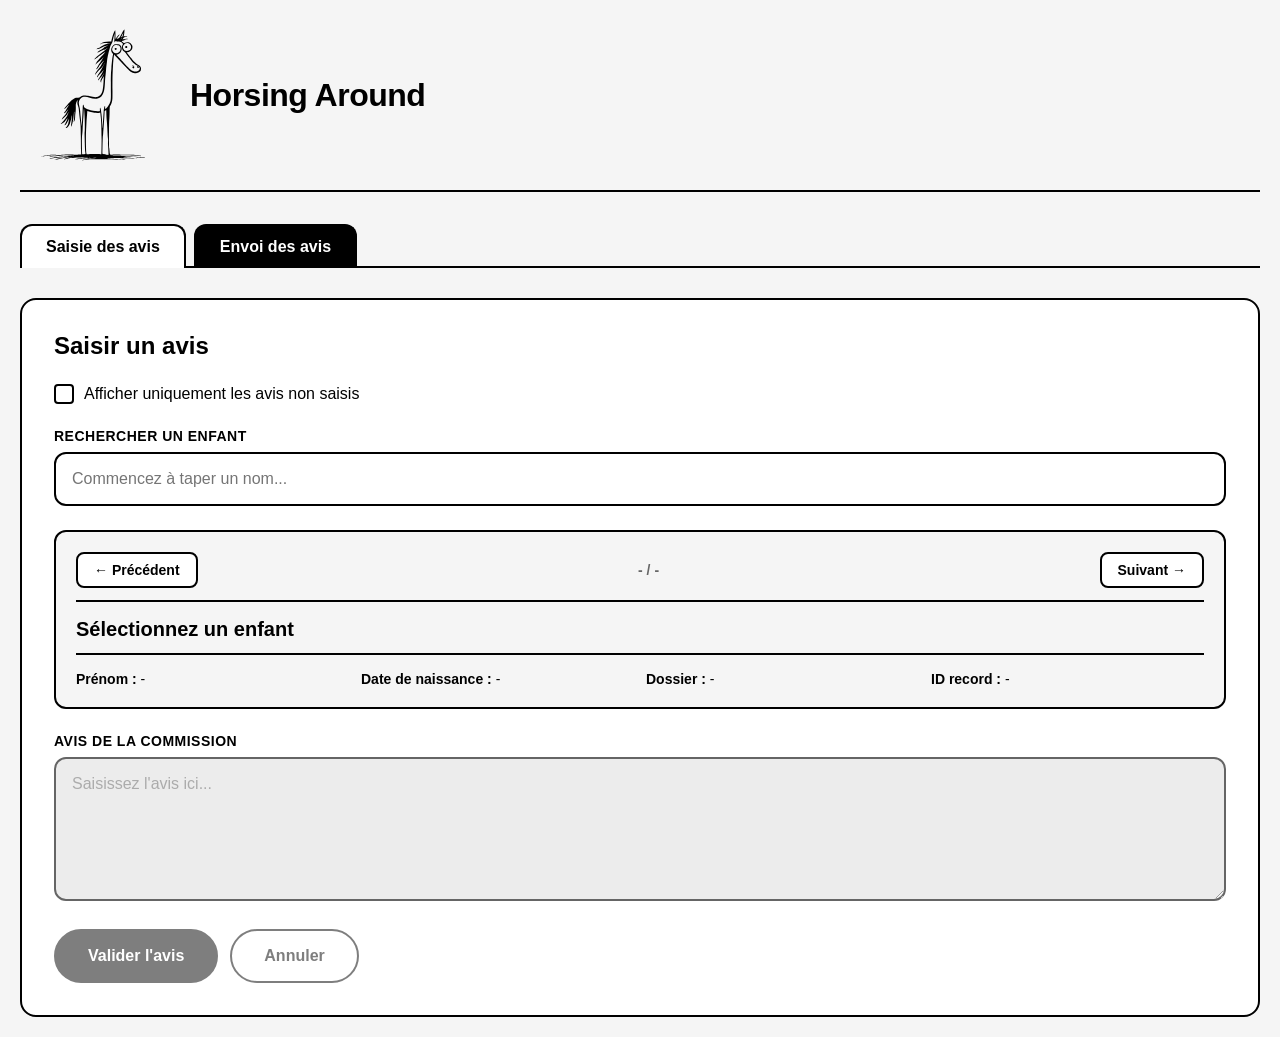
<file: index.html>
<!doctype html>
<html lang="fr">
  <head>
    <meta charset="UTF-8" />
    <meta name="viewport" content="width=device-width, initial-scale=1.0" />
    <title>Horsing Around - Gestion des avis</title>
    <link rel="stylesheet" href="style.css" />
  </head>
  <body>
    <div class="container">
      <!-- Header -->
      <header class="header">
        <div class="logo">
          <img src="horse.svg" alt="Logo" />
        </div>
        <h1 class="title">Horsing Around</h1>
      </header>

      <!-- Tabs Navigation -->
      <div class="tabs-nav">
        <button class="tab-btn active" data-tab="saisie">
          Saisie des avis
        </button>
        <button class="tab-btn" data-tab="envoi">
          Envoi des avis
        </button>
      </div>

      <!-- Tab 1: Saisie des avis -->
      <div class="tab-content active" id="tab-saisie">
        <div class="saisie-section">
          <h2 class="section-title">Saisir un avis</h2>

          <!-- Checkbox: Avis non saisis uniquement -->
          <div class="filter-checkbox">
            <label>
              <input type="checkbox" id="filter-non-saisis" />
              <span>Afficher uniquement les avis non saisis</span>
            </label>
          </div>

          <!-- Autocomplete Search -->
          <div class="search-container">
            <label for="search-nom">Rechercher un enfant</label>
            <input
              type="text"
              id="search-nom"
              placeholder="Commencez à taper un nom..."
              autocomplete="off"
            />
            <div id="autocomplete-list" class="autocomplete-list hidden"></div>
          </div>

          <!-- Search Results Counter -->
          <div id="search-counter" class="search-counter hidden">
            <span id="counter-text">0 résultat(s)</span>
          </div>

          <!-- Selected Info - Navigation -->
          <div id="selected-info" class="selected-info">
            <div class="info-card">
              <div class="info-navigation">
                <button id="prev-btn" class="nav-arrow" title="Précédent">
                  ← Précédent
                </button>
                <span id="nav-counter" class="nav-counter">- / -</span>
                <button id="next-btn" class="nav-arrow" title="Suivant">
                  Suivant →
                </button>
              </div>
              <h3 id="selected-name">Sélectionnez un enfant</h3>
              <div class="info-details">
                <p><strong>Prénom :</strong> <span id="selected-prenom">-</span></p>
                <p><strong>Date de naissance :</strong> <span id="selected-naissance">-</span></p>
                <p><strong>Dossier :</strong> <span id="selected-dossier">-</span></p>
                <p><strong>ID record :</strong> <span id="selected-record-id">-</span></p>
              </div>
            </div>
          </div>

          <!-- Avis Input -->
          <div class="avis-input-container">
            <label for="avis-text">Avis de la commission</label>
            <textarea
              id="avis-text"
              placeholder="Saisissez l'avis ici..."
              rows="6"
              disabled
            ></textarea>
          </div>

          <!-- Submit Button -->
          <div class="actions-buttons">
            <button id="valider-btn" class="btn btn-primary" disabled>
              Valider l'avis
            </button>
            <button id="clear-btn" class="btn btn-secondary" disabled>
              Annuler
            </button>
          </div>

          <!-- Status Message for Saisie -->
          <div id="status-message-saisie" class="status-message hidden"></div>
        </div>
      </div>

      <!-- Tab 2: Envoi des avis (original dashboard) -->
      <div class="tab-content" id="tab-envoi">
        <!-- Stats Grid -->
        <div class="stats-grid">
          <!-- Card 1: Total -->
          <div class="stat-card">
            <div class="stat-header">
              <svg
                class="stat-icon"
                width="24"
                height="24"
                viewBox="0 0 24 24"
                fill="none"
                stroke="currentColor"
                stroke-width="2"
              >
                <polyline points="22 12 18 12 15 21 9 3 6 12 2 12"></polyline>
              </svg>
              <span class="stat-label">TOTAL</span>
            </div>
            <div class="stat-value" id="total-value">-</div>
            <div class="stat-subtitle">Lignes</div>
          </div>

          <!-- Card 2: À synchroniser -->
          <div class="stat-card stat-card-accent">
            <div class="stat-header">
              <svg
                class="stat-icon"
                width="24"
                height="24"
                viewBox="0 0 24 24"
                fill="none"
                stroke="currentColor"
                stroke-width="2"
              >
                <circle cx="12" cy="12" r="10"></circle>
                <polyline points="12 6 12 12 16 14"></polyline>
              </svg>
              <span class="stat-label">À SYNCHRONISER</span>
            </div>
            <div class="stat-value" id="pending-value">-</div>
            <div class="stat-subtitle">En attente</div>
          </div>

          <!-- Card 3: Succès -->
          <div class="stat-card">
            <div class="stat-header">
              <svg
                class="stat-icon"
                width="24"
                height="24"
                viewBox="0 0 24 24"
                fill="none"
                stroke="currentColor"
                stroke-width="2"
              >
                <path d="M22 11.08V12a10 10 0 1 1-5.93-9.14"></path>
                <polyline points="22 4 12 14.01 9 11.01"></polyline>
              </svg>
              <span class="stat-label">SUCCÈS</span>
            </div>
            <div class="stat-value" id="success-value">-</div>
            <div class="stat-subtitle">Traités</div>
          </div>

          <!-- Card 4: Échec -->
          <div class="stat-card">
            <div class="stat-header">
              <svg
                class="stat-icon"
                width="24"
                height="24"
                viewBox="0 0 24 24"
                fill="none"
                stroke="currentColor"
                stroke-width="2"
              >
                <circle cx="12" cy="12" r="10"></circle>
                <line x1="15" y1="9" x2="9" y2="15"></line>
                <line x1="9" y1="9" x2="15" y2="15"></line>
              </svg>
              <span class="stat-label">ÉCHEC</span>
            </div>
            <div class="stat-value" id="error-value">-</div>
            <div class="stat-subtitle">Erreurs</div>
          </div>

          <!-- Card 5: Avis Saisis -->
          <div class="stat-card">
            <div class="stat-header">
              <svg
                class="stat-icon"
                width="24"
                height="24"
                viewBox="0 0 24 24"
                fill="none"
                stroke="currentColor"
                stroke-width="2"
              >
                <path
                  d="M17 3a2.828 2.828 0 1 1 4 4L7.5 20.5 2 22l1.5-5.5L17 3z"
                ></path>
              </svg>
              <span class="stat-label">AVIS SAISIS</span>
            </div>
            <div class="stat-value" id="avis-value">- / -</div>
            <div class="stat-subtitle">Complétés</div>
          </div>
        </div>

        <!-- Actions Section -->
        <div class="actions-section">
          <h2 class="actions-title">Actions</h2>
          <div class="actions-buttons">
            <button id="launch-btn" class="btn btn-primary">
              Lancer le traitement
            </button>
            <button id="refresh-btn" class="btn btn-secondary">
              ↻ Rafraîchir
            </button>
          </div>
        </div>

        <!-- Status Message -->
        <div id="status-message" class="status-message hidden"></div>

        <!-- Progress Bar -->
        <div id="progress-container" class="progress-container hidden">
          <div class="progress-bar">
            <div id="progress-fill" class="progress-fill"></div>
          </div>
          <div id="progress-text" class="progress-text">
            Traitement en cours...
          </div>
        </div>
      </div>
    </div>

    <script src="https://docs.getgrist.com/grist-plugin-api.js"></script>
    <script src="script.js"></script>
  </body>
</html>
</file>
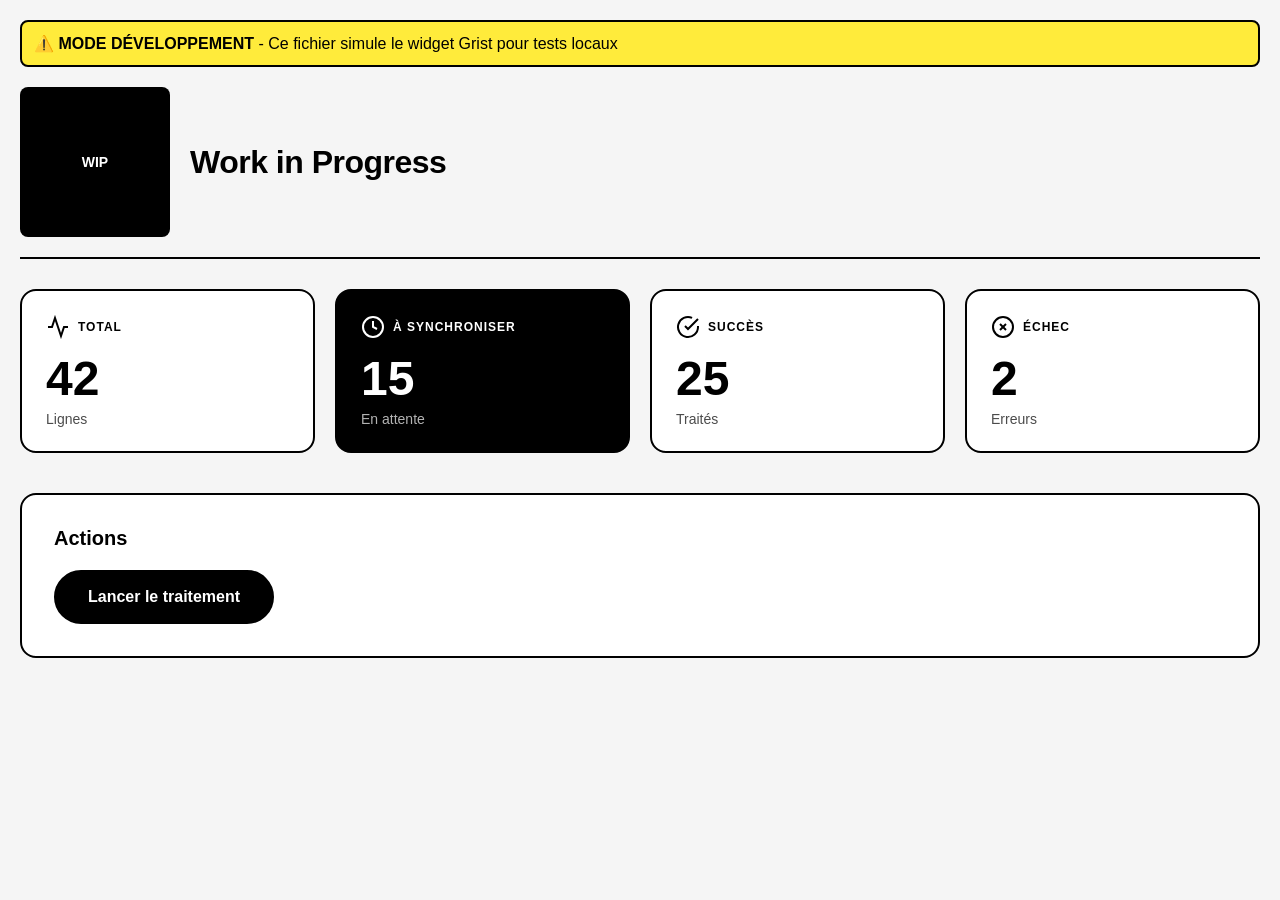
<file: dev.html>
<!doctype html>
<html lang="fr">
  <head>
    <meta charset="UTF-8" />
    <meta name="viewport" content="width=device-width, initial-scale=1.0" />
    <title>Widget DS - Mode Développement</title>
    <link rel="stylesheet" href="style.css" />
  </head>
  <body>
    <div class="container">
      <div
        style="
          background: #ffeb3b;
          padding: 12px;
          border-radius: 8px;
          margin-bottom: 20px;
          border: 2px solid #000;
        "
      >
        <strong>⚠️ MODE DÉVELOPPEMENT</strong> - Ce fichier simule le widget
        Grist pour tests locaux
      </div>

      <!-- Header -->
      <header class="header">
        <div class="logo">
          <!-- # LOGO ICI : Remplacer le div.logo-placeholder par ton logo SVG ou image -->
          <div class="logo-placeholder">WIP</div>
        </div>
        <h1 class="title">Work in Progress</h1>
      </header>

      <!-- Stats Grid -->
      <div class="stats-grid">
        <!-- Card 1: Total -->
        <div class="stat-card">
          <div class="stat-header">
            <svg
              class="stat-icon"
              width="24"
              height="24"
              viewBox="0 0 24 24"
              fill="none"
              stroke="currentColor"
              stroke-width="2"
            >
              <polyline points="22 12 18 12 15 21 9 3 6 12 2 12"></polyline>
            </svg>
            <span class="stat-label">TOTAL</span>
          </div>
          <div class="stat-value" id="total-value">42</div>
          <div class="stat-subtitle">Lignes</div>
        </div>

        <!-- Card 2: À synchroniser (ACCENT CARD) -->
        <div class="stat-card stat-card-accent">
          <div class="stat-header">
            <svg
              class="stat-icon"
              width="24"
              height="24"
              viewBox="0 0 24 24"
              fill="none"
              stroke="currentColor"
              stroke-width="2"
            >
              <circle cx="12" cy="12" r="10"></circle>
              <polyline points="12 6 12 12 16 14"></polyline>
            </svg>
            <span class="stat-label">À SYNCHRONISER</span>
          </div>
          <div class="stat-value" id="pending-value">15</div>
          <div class="stat-subtitle">En attente</div>
        </div>

        <!-- Card 3: Succès -->
        <div class="stat-card">
          <div class="stat-header">
            <svg
              class="stat-icon"
              width="24"
              height="24"
              viewBox="0 0 24 24"
              fill="none"
              stroke="currentColor"
              stroke-width="2"
            >
              <path d="M22 11.08V12a10 10 0 1 1-5.93-9.14"></path>
              <polyline points="22 4 12 14.01 9 11.01"></polyline>
            </svg>
            <span class="stat-label">SUCCÈS</span>
          </div>
          <div class="stat-value" id="success-value">25</div>
          <div class="stat-subtitle">Traités</div>
        </div>

        <!-- Card 4: Échec -->
        <div class="stat-card">
          <div class="stat-header">
            <svg
              class="stat-icon"
              width="24"
              height="24"
              viewBox="0 0 24 24"
              fill="none"
              stroke="currentColor"
              stroke-width="2"
            >
              <circle cx="12" cy="12" r="10"></circle>
              <line x1="15" y1="9" x2="9" y2="15"></line>
              <line x1="9" y1="9" x2="15" y2="15"></line>
            </svg>
            <span class="stat-label">ÉCHEC</span>
          </div>
          <div class="stat-value" id="error-value">2</div>
          <div class="stat-subtitle">Erreurs</div>
        </div>
      </div>

      <!-- Actions Section -->
      <div class="actions-section">
        <h2 class="actions-title">Actions</h2>
        <div class="actions-buttons">
          <button id="launch-btn" class="btn btn-primary">
            Lancer le traitement
          </button>
        </div>
      </div>

      <!-- Status Message -->
      <div id="status-message" class="status-message hidden"></div>

      <!-- Progress Bar -->
      <div id="progress-container" class="progress-container hidden">
        <div class="progress-bar">
          <div id="progress-fill" class="progress-fill"></div>
        </div>
        <div id="progress-text" class="progress-text">
          Traitement en cours...
        </div>
      </div>
    </div>

    <script>
      // Script de dev simplifié pour tester l'UI
      document
        .getElementById("launch-btn")
        .addEventListener("click", async () => {
          const btn = document.getElementById("launch-btn");
          const statusEl = document.getElementById("status-message");
          const progressContainer =
            document.getElementById("progress-container");
          const progressFill = document.getElementById("progress-fill");
          const progressText = document.getElementById("progress-text");

          // Désactiver le bouton
          btn.disabled = true;
          btn.textContent = "Traitement en cours...";

          // Afficher la progress bar
          progressContainer.classList.remove("hidden");

          // Afficher status
          statusEl.textContent = "Démarrage du traitement...";
          statusEl.className = "status-message info";
          statusEl.classList.remove("hidden");

          // Simuler une progression
          for (let i = 0; i <= 100; i += 10) {
            await new Promise((resolve) => setTimeout(resolve, 300));
            progressFill.style.width = i + "%";
            progressText.textContent = `Traitement en cours... ${i}%`;
          }

          // Simuler succès
          await new Promise((resolve) => setTimeout(resolve, 500));
          statusEl.textContent =
            "✅ Traitement terminé ! 15 ligne(s) traitée(s)";
          statusEl.className = "status-message success";

          // Mettre à jour les stats
          document.getElementById("pending-value").textContent = "0";
          document.getElementById("success-value").textContent = "40";

          // Masquer la progress bar après 2 secondes
          setTimeout(() => {
            progressContainer.classList.add("hidden");
            btn.disabled = false;
            btn.textContent = "Lancer le traitement";
          }, 2000);
        });
    </script>
  </body>
</html>
</file>
<file: style.css>
/* Reset & Base */
* {
  margin: 0;
  padding: 0;
  box-sizing: border-box;
}

body {
  font-family:
    -apple-system, BlinkMacSystemFont, "Segoe UI", Roboto, Oxygen, Ubuntu,
    Cantarell, sans-serif;
  background-color: #f5f5f5;
  color: #000;
  padding: 20px;
}

.container {
  max-width: 1400px;
  margin: 0 auto;
}

/* Header */
.header {
  display: flex;
  align-items: center;
  gap: 20px;
  margin-bottom: 30px;
  padding-bottom: 20px;
  border-bottom: 2px solid #000;
}

.logo {
  width: 150px;
  height: 150px;
  flex-shrink: 0;
}

.logo img,
.logo svg {
  width: 100%;
  height: 100%;
  object-fit: contain;
}

.logo-placeholder {
  width: 100%;
  height: 100%;
  background-color: #000;
  display: flex;
  align-items: center;
  justify-content: center;
  color: #fff;
  font-weight: bold;
  font-size: 14px;
  border-radius: 8px;
}

.title {
  font-size: 32px;
  font-weight: 700;
  letter-spacing: -0.5px;
}

/* ========== TABS NAVIGATION ========== */
.tabs-nav {
  display: flex;
  gap: 8px;
  margin-bottom: 30px;
  border-bottom: 2px solid #000;
}

.tab-btn {
  padding: 12px 24px;
  font-size: 16px;
  font-weight: 600;
  background-color: #000;
  color: #fff;
  border: 2px solid #000;
  border-bottom: none;
  border-radius: 12px 12px 0 0;
  cursor: pointer;
  transition: all 0.2s ease;
  font-family: inherit;
  position: relative;
  bottom: -2px;
}

.tab-btn:hover {
  background-color: #333;
}

.tab-btn.active {
  background-color: #fff;
  color: #000;
}

/* ========== TAB CONTENT ========== */
.tab-content {
  display: none;
}

.tab-content.active {
  display: block;
}

/* ========== SAISIE TAB STYLES ========== */
.saisie-section {
  background-color: #fff;
  border: 2px solid #000;
  border-radius: 16px;
  padding: 32px;
}

.section-title {
  font-size: 24px;
  font-weight: 700;
  margin-bottom: 24px;
}

/* Filter Checkbox */
.filter-checkbox {
  margin-bottom: 24px;
}

.filter-checkbox label {
  display: flex;
  align-items: center;
  gap: 10px;
  cursor: pointer;
  font-size: 16px;
  font-weight: 500;
}

.filter-checkbox input[type="checkbox"] {
  width: 20px;
  height: 20px;
  cursor: pointer;
  border: 2px solid #000;
  appearance: none;
  -webkit-appearance: none;
  -moz-appearance: none;
  background-color: #fff;
  border-radius: 4px;
  position: relative;
  transition: all 0.2s ease;
}

.filter-checkbox input[type="checkbox"]:checked {
  background-color: #000;
  border-color: #000;
}

.filter-checkbox input[type="checkbox"]:checked::after {
  content: "✓";
  position: absolute;
  top: 50%;
  left: 50%;
  transform: translate(-50%, -50%);
  color: #fff;
  font-size: 14px;
  font-weight: bold;
}

.filter-checkbox input[type="checkbox"]:hover {
  box-shadow: 2px 2px 0 #000;
}

/* Search Container */
.search-container {
  margin-bottom: 24px;
  position: relative;
}

.search-container label {
  display: block;
  font-size: 14px;
  font-weight: 600;
  margin-bottom: 8px;
  text-transform: uppercase;
  letter-spacing: 0.5px;
}

.search-container input[type="text"] {
  width: 100%;
  padding: 16px;
  font-size: 16px;
  border: 2px solid #000;
  border-radius: 12px;
  font-family: inherit;
  transition: all 0.2s ease;
}

.search-container input[type="text"]:focus {
  outline: none;
  box-shadow: 4px 4px 0 #000;
}

/* Search Counter */
.search-counter {
  margin-top: 8px;
  padding: 8px 12px;
  background-color: #f5f5f5;
  border: 1px solid #000;
  border-radius: 8px;
  font-size: 13px;
  font-weight: 600;
  text-align: center;
}

/* Autocomplete List */
.autocomplete-list {
  position: absolute;
  top: 100%;
  left: 0;
  right: 0;
  background-color: #fff;
  border: 2px solid #000;
  border-top: none;
  border-radius: 0 0 12px 12px;
  max-height: 300px;
  overflow-y: auto;
  z-index: 1000;
  box-shadow: 4px 4px 0 #000;
}

.autocomplete-item {
  padding: 12px 16px;
  cursor: pointer;
  border-bottom: 1px solid #e0e0e0;
  transition: background-color 0.2s ease;
}

.autocomplete-item:last-child {
  border-bottom: none;
}

.autocomplete-item:hover {
  background-color: #f5f5f5;
}

.autocomplete-item.active {
  background-color: #000;
  color: #fff;
}

.autocomplete-item strong {
  font-weight: 700;
}

.autocomplete-item small {
  font-size: 13px;
  opacity: 0.7;
  margin-left: 8px;
}

/* Selected Info */
.selected-info {
  margin-bottom: 24px;
}

.info-card {
  background-color: #f5f5f5;
  border: 2px solid #000;
  border-radius: 12px;
  padding: 20px;
}

/* Navigation arrows */
.info-navigation {
  display: flex;
  justify-content: space-between;
  align-items: center;
  margin-bottom: 16px;
  padding-bottom: 12px;
  border-bottom: 2px solid #000;
}

.nav-arrow {
  padding: 8px 16px;
  font-size: 14px;
  font-weight: 600;
  background-color: #fff;
  color: #000;
  border: 2px solid #000;
  border-radius: 8px;
  cursor: pointer;
  transition: all 0.2s ease;
  font-family: inherit;
}

.nav-arrow:hover:not(:disabled) {
  background-color: #000;
  color: #fff;
  transform: translateY(-2px);
  box-shadow: 2px 2px 0 #000;
}

.nav-arrow:active:not(:disabled) {
  transform: translateY(0);
  box-shadow: 1px 1px 0 #000;
}

.nav-arrow:disabled {
  opacity: 0.3;
  cursor: not-allowed;
}

.nav-counter {
  font-size: 14px;
  font-weight: 600;
  color: #666;
}

.info-card h3 {
  font-size: 20px;
  font-weight: 700;
  margin-bottom: 16px;
  padding-bottom: 12px;
  border-bottom: 2px solid #000;
}

.info-details {
  display: grid;
  grid-template-columns: repeat(auto-fit, minmax(200px, 1fr));
  gap: 12px;
}

.info-card p {
  font-size: 14px;
  margin-bottom: 0;
}

.info-card strong {
  font-weight: 600;
}

/* Avis Input Container */
.avis-input-container {
  margin-bottom: 24px;
}

.avis-input-container label {
  display: block;
  font-size: 14px;
  font-weight: 600;
  margin-bottom: 8px;
  text-transform: uppercase;
  letter-spacing: 0.5px;
}

.avis-input-container textarea {
  width: 100%;
  padding: 16px;
  font-size: 16px;
  border: 2px solid #000;
  border-radius: 12px;
  font-family: inherit;
  resize: vertical;
  transition: all 0.2s ease;
}

.avis-input-container textarea:focus {
  outline: none;
  box-shadow: 4px 4px 0 #000;
}

.avis-input-container textarea:disabled {
  background-color: #e0e0e0;
  cursor: not-allowed;
  opacity: 0.6;
}

/* ========== ENVOI TAB STYLES (original dashboard) ========== */

/* Stats Grid */
.stats-grid {
  display: grid;
  grid-template-columns: repeat(auto-fit, minmax(280px, 1fr));
  gap: 20px;
  margin-bottom: 40px;
}

.stat-card {
  background-color: #fff;
  border: 2px solid #000;
  border-radius: 16px;
  padding: 24px;
  transition:
    transform 0.2s ease,
    box-shadow 0.2s ease;
}

.stat-card:hover {
  transform: translateY(-2px);
  box-shadow: 4px 4px 0 #000;
}

.stat-card-accent {
  background-color: #000;
  color: #fff;
}

.stat-card-accent .stat-icon {
  stroke: #fff;
}

.stat-header {
  display: flex;
  align-items: center;
  gap: 8px;
  margin-bottom: 16px;
}

.stat-icon {
  width: 24px;
  height: 24px;
}

.stat-label {
  font-size: 12px;
  font-weight: 600;
  letter-spacing: 1px;
  text-transform: uppercase;
}

.stat-value {
  font-size: 48px;
  font-weight: 700;
  line-height: 1;
  margin-bottom: 8px;
}

.stat-subtitle {
  font-size: 14px;
  opacity: 0.7;
}

/* Actions Section */
.actions-section {
  background-color: #fff;
  border: 2px solid #000;
  border-radius: 16px;
  padding: 32px;
  margin-bottom: 20px;
}

.actions-title {
  font-size: 20px;
  font-weight: 700;
  margin-bottom: 20px;
}

.actions-buttons {
  display: flex;
  gap: 12px;
  flex-wrap: wrap;
}

/* Buttons */
.btn {
  padding: 16px 32px;
  font-size: 16px;
  font-weight: 600;
  border: 2px solid #000;
  border-radius: 50px;
  cursor: pointer;
  transition: all 0.2s ease;
  font-family: inherit;
}

.btn-primary {
  background-color: #000;
  color: #fff;
}

.btn-primary:hover:not(:disabled) {
  transform: translateY(-2px);
  box-shadow: 4px 4px 0 #000;
}

.btn-primary:active:not(:disabled) {
  transform: translateY(0);
  box-shadow: 2px 2px 0 #000;
}

.btn-primary:disabled {
  opacity: 0.5;
  cursor: not-allowed;
}

.btn-secondary {
  background-color: #fff;
  color: #000;
}

.btn-secondary:hover:not(:disabled) {
  background-color: #f5f5f5;
  transform: translateY(-2px);
  box-shadow: 4px 4px 0 #000;
}

.btn-secondary:active:not(:disabled) {
  transform: translateY(0);
  box-shadow: 2px 2px 0 #000;
}

.btn-secondary:disabled {
  opacity: 0.5;
  cursor: not-allowed;
}

/* Status Message */
.status-message {
  padding: 16px 24px;
  border-radius: 12px;
  border: 2px solid #000;
  margin-bottom: 20px;
  font-weight: 500;
}

.status-message.success {
  background-color: #fff;
  color: #000;
}

.status-message.error {
  background-color: #000;
  color: #fff;
}

.status-message.info {
  background-color: #f5f5f5;
  color: #000;
}

.hidden {
  display: none;
}

/* Progress Bar */
.progress-container {
  background-color: #fff;
  border: 2px solid #000;
  border-radius: 16px;
  padding: 24px;
}

.progress-bar {
  width: 100%;
  height: 20px;
  background-color: #f5f5f5;
  border: 2px solid #000;
  border-radius: 10px;
  overflow: hidden;
  margin-bottom: 12px;
}

.progress-fill {
  height: 100%;
  background-color: #000;
  transition: width 0.3s ease;
  width: 0%;
}

.progress-text {
  text-align: center;
  font-size: 14px;
  font-weight: 600;
}

/* Responsive */
@media (max-width: 768px) {
  .logo {
    width: 60px;
    height: 60px;
  }

  .title {
    font-size: 24px;
  }

  .tabs-nav {
    flex-direction: column;
  }

  .tab-btn {
    border-radius: 12px;
    border: 2px solid #000;
    bottom: 0;
  }

  .stats-grid {
    grid-template-columns: 1fr;
  }

  .header {
    flex-direction: column;
    align-items: flex-start;
  }
}
</file>
